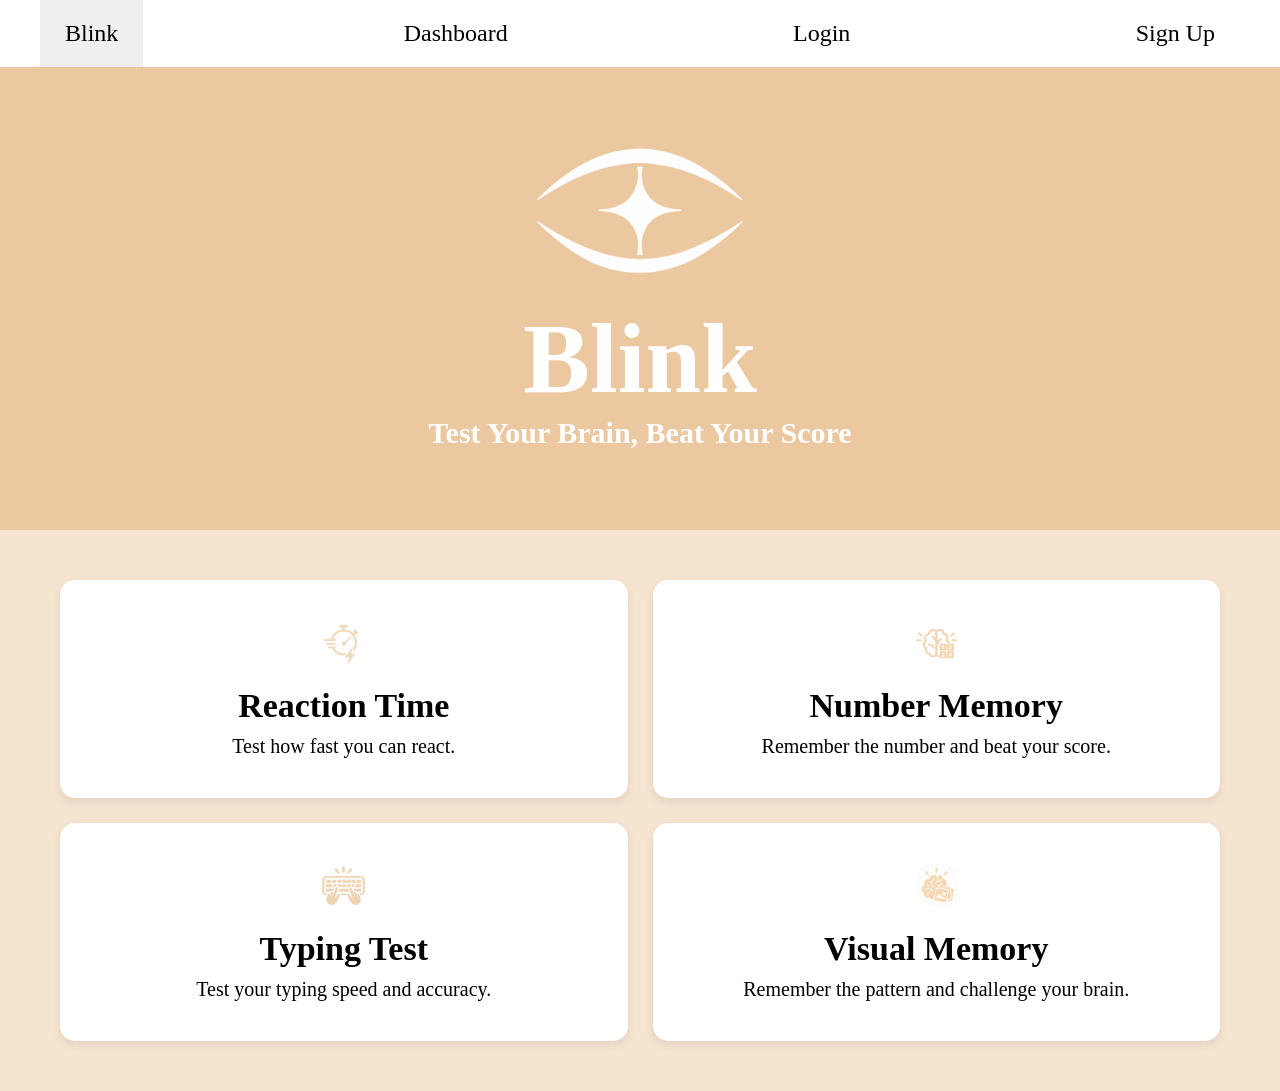
<file: index.html>
<!DOCTYPE html>
<html lang="en">
<head>
    <meta charset="UTF-8">
    <meta name="viewport" content="width=device-width, initial-scale=1.0">
    <title>Blink</title>
    <link rel="stylesheet" href="style.css">
</head>
<body>
    <nav>
        <a href="index.html" class="active">Blink</a>
        <a href="dashboard.html">Dashboard</a>
        <a href="login.html">Login</a>
        <a href="signup.html">Sign Up</a>
    </nav>
    <header>
        <img width="300px" src="image.png" alt="Blink logo">
    <h1>Blink</h1>
    <h2>Test Your Brain, Beat Your Score</h2>
    </header>
    <section class="games">
    <a href="reaction.html" class="game-card">
        <img src="reactiontest.png.png" alt="reactiontestlogo">
        <h3>Reaction Time</h3>
        <p>Test how fast you can react.</p>
    </a>
    <a href="numbermemory.html" class="game-card">
         <img src="numbermemory.png.png" alt="numbermemorylogo">
        <h3>Number Memory</h3>
        <p>Remember the number and beat your score.</p>
    </a>
    </div>
    <a href="typingtest.html" class="game-card">
         <img src="typingtest.png.png" alt="typingtestlogo">
        <h3>Typing Test</h3>
        <p>Test your typing speed and accuracy.</p>
    </a>
    <a href="visualmemory.html" class="game-card">
         <img src="visualmemory.png.png" alt="visualmemorylogo">
        <h3>Visual Memory</h3>
        <p>Remember the pattern and challenge your brain.</p>
    </a>
</section>
</body>
</html>
</file>
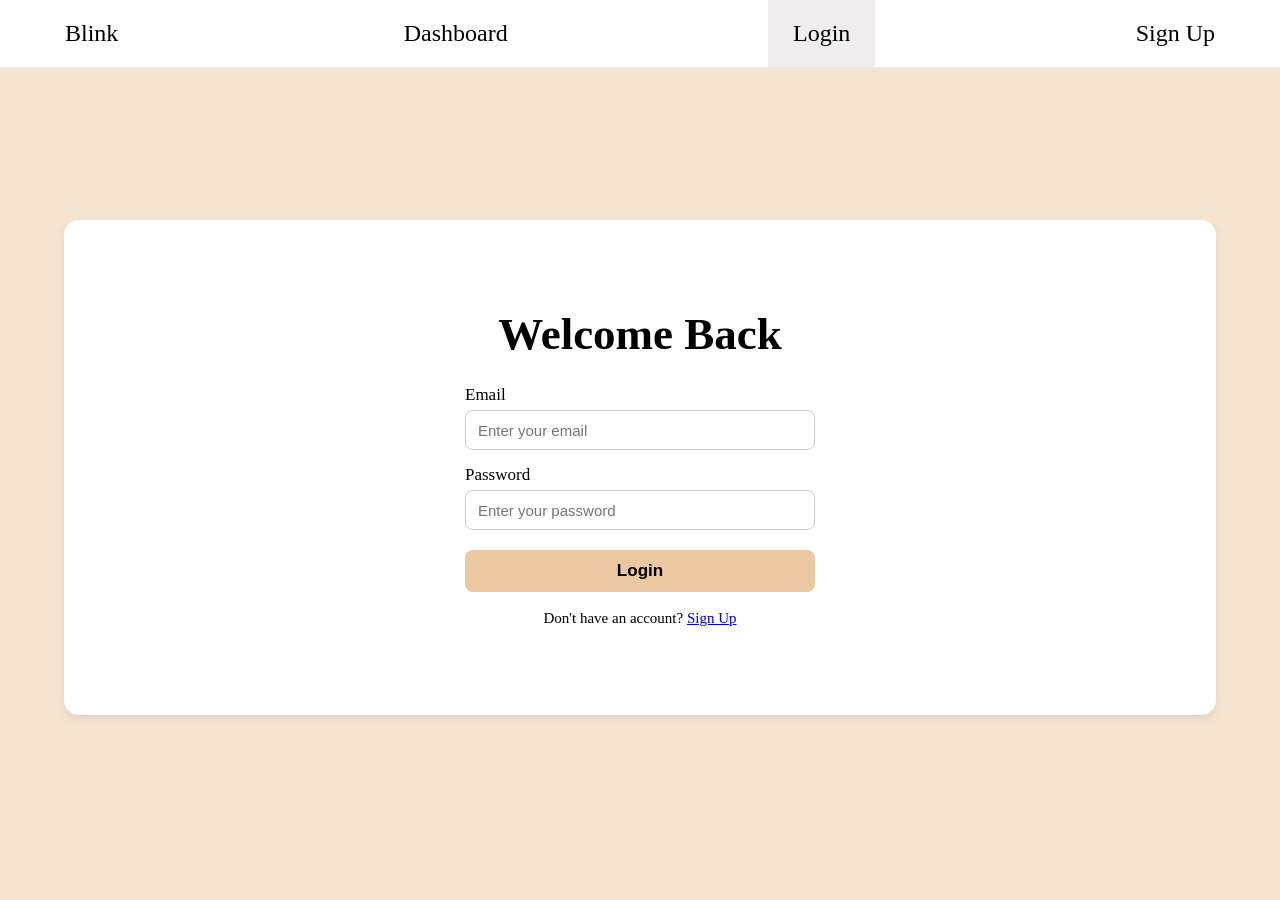
<file: login.html>
<!DOCTYPE html>
<html lang="en">
<head>
    <meta charset="UTF-8">
    <meta name="viewport" content="width=device-width, initial-scale=1.0">
    <title>Login - Blink</title>
    <link rel="stylesheet" href="style.css">
</head>
<body>
    <nav>
        <a href="index.html">Blink</a>
        <a href="dashboard.html">Dashboard</a>
        <a href="login.html" class="active">Login</a>
        <a href="signup.html">Sign Up</a>
    </nav>
    <div id="loginBox">

        <h1>Welcome Back</h1>

        <form id="loginForm">

            <label for="loginEmail">Email</label>
            <input
                type="email"
                id="loginEmail"
                placeholder="Enter your email"
            >

            <label for="loginPassword">Password</label>
            <input
                type="password"
                id="loginPassword"
                placeholder="Enter your password"
            >

            <button type="submit">Login</button>

        </form>

        <p id="loginMessage"></p>

        <p id="signupLink">
            Don't have an account?
            <a href="signup.html">Sign Up</a>
        </p>

    </div>

    <script src="script.js"></script>

</body>
</html>
</file>
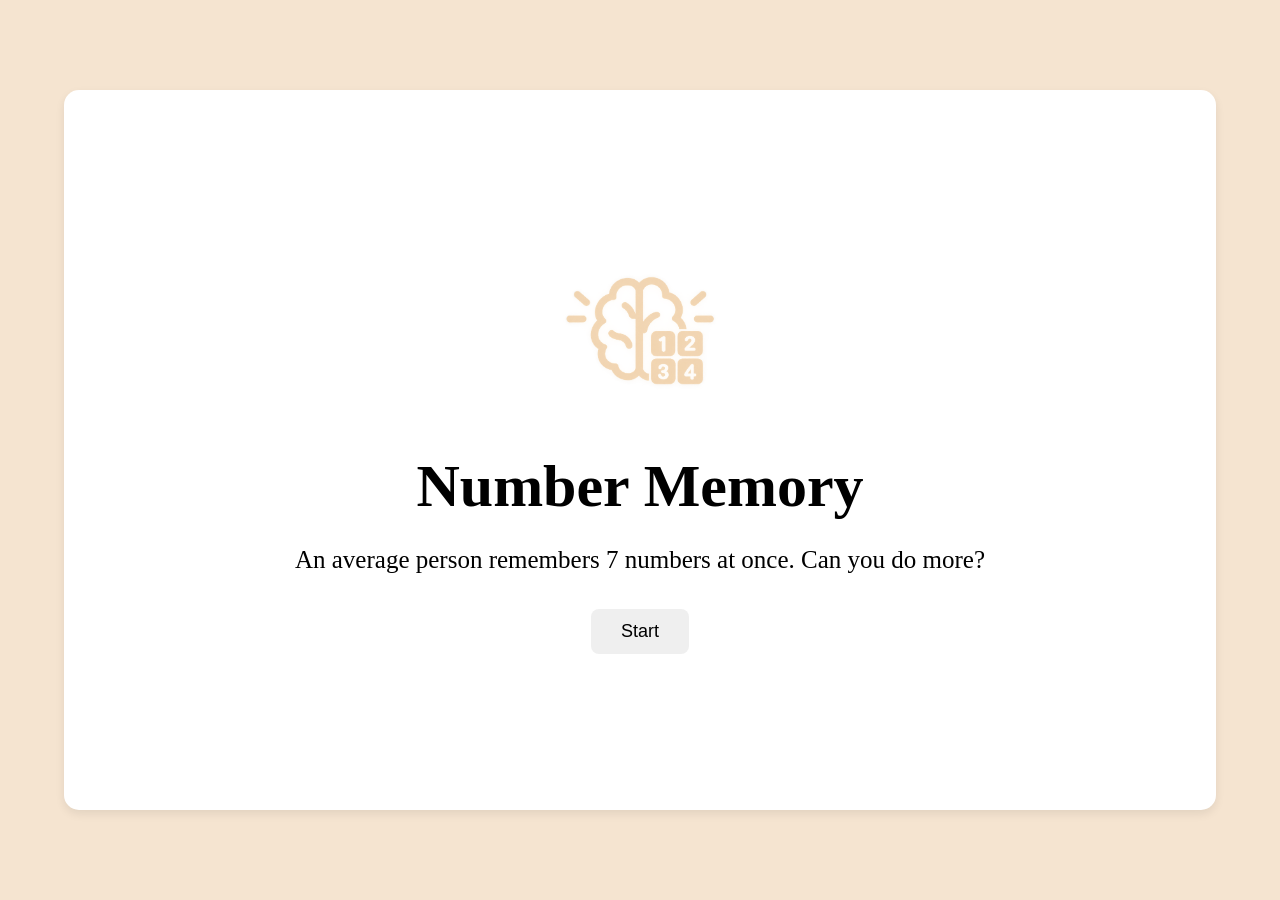
<file: numbermemory.html>
<!DOCTYPE html>
<html lang="en">
<head>
    <meta charset="UTF-8">
    <meta name="viewport" content="width=device-width, initial-scale=1.0">
    <title>Number Memory</title>
    <link rel="stylesheet" href="style.css">
</head>
<body>
    <div id="numberGameArea">
        <img id="numberMemoryLogo" src="numbermemory.png.png" alt="Number Memory">
        <h1 id="numberGameTitle">Number Memory</h1>
        <p id="numberInstruction">
            An average person remembers 7 numbers at once. Can you do more?
        </p>
        <button id="startButton">Start</button>
        <p id="level"></p>
        <div id="numberDisplay"></div>
        <div id="timerLine"></div>
        <p id="question"></p>
        <input id="numberInput" type="text">
        <p id="result"></p>
        <button id="tryAgainButton">Try Again</button>
    </div>
    <script src="script.js"></script>
</body>
</html>
</file>
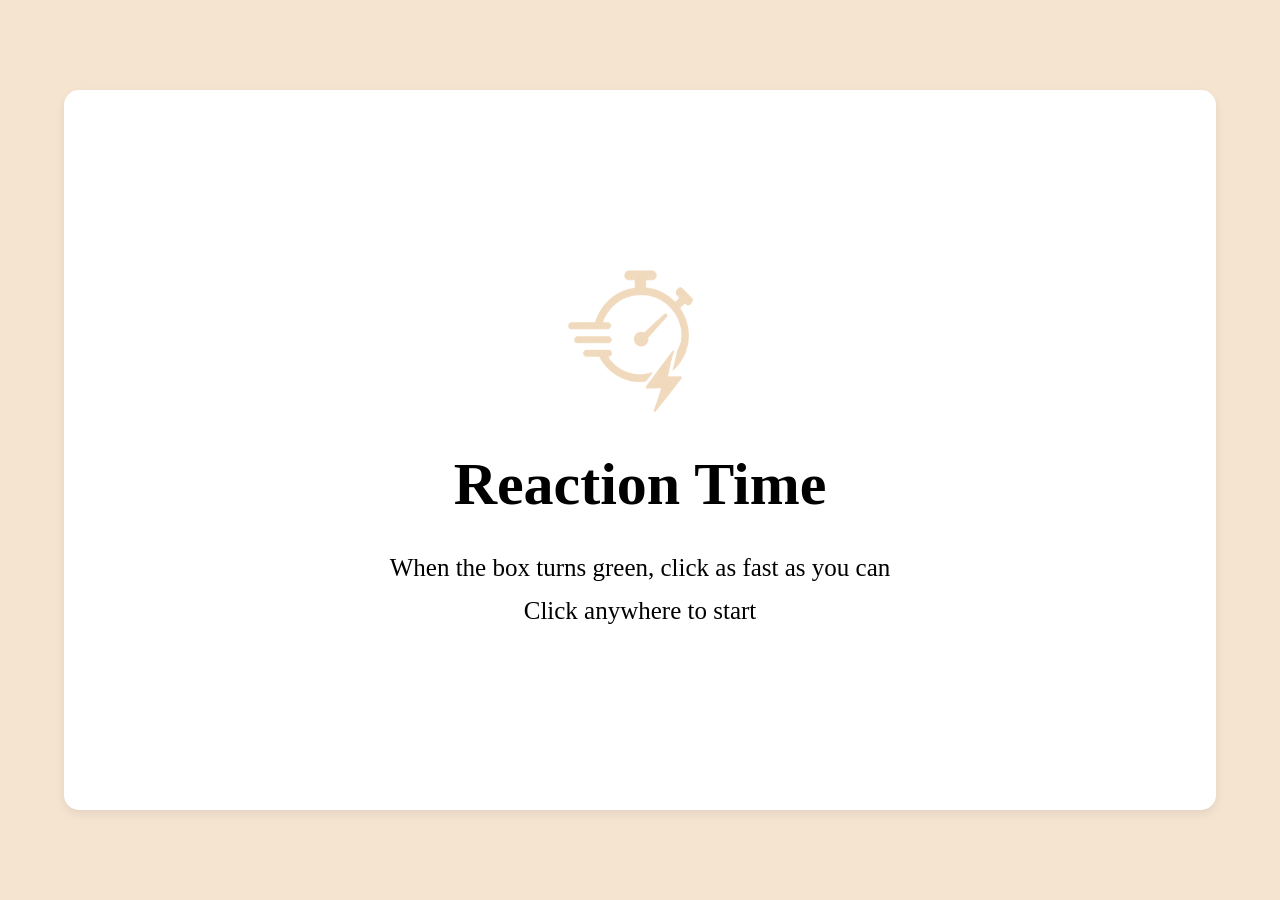
<file: reaction.html>
<!DOCTYPE html>
<html lang="en">
<head>
    <meta charset="UTF-8">
    <meta name="viewport" content="width=device-width, initial-scale=1.0">
    <title>Reaction Time</title>
    <link rel="stylesheet" href="style.css">
</head>
<body>
    <div id="gameArea">
        <img id="reactionLogo" src="reactiontest.png.png" alt="Reaction Time">
        <h1 id="gameTitle">Reaction Time</h1>
        <p id="instruction">
            When the box turns green, click as fast as you can
        </p>
        <p id="message">
            Click anywhere to start
        </p>
    </div>
    <script src="script.js"></script>
</body>
</html>
</file>
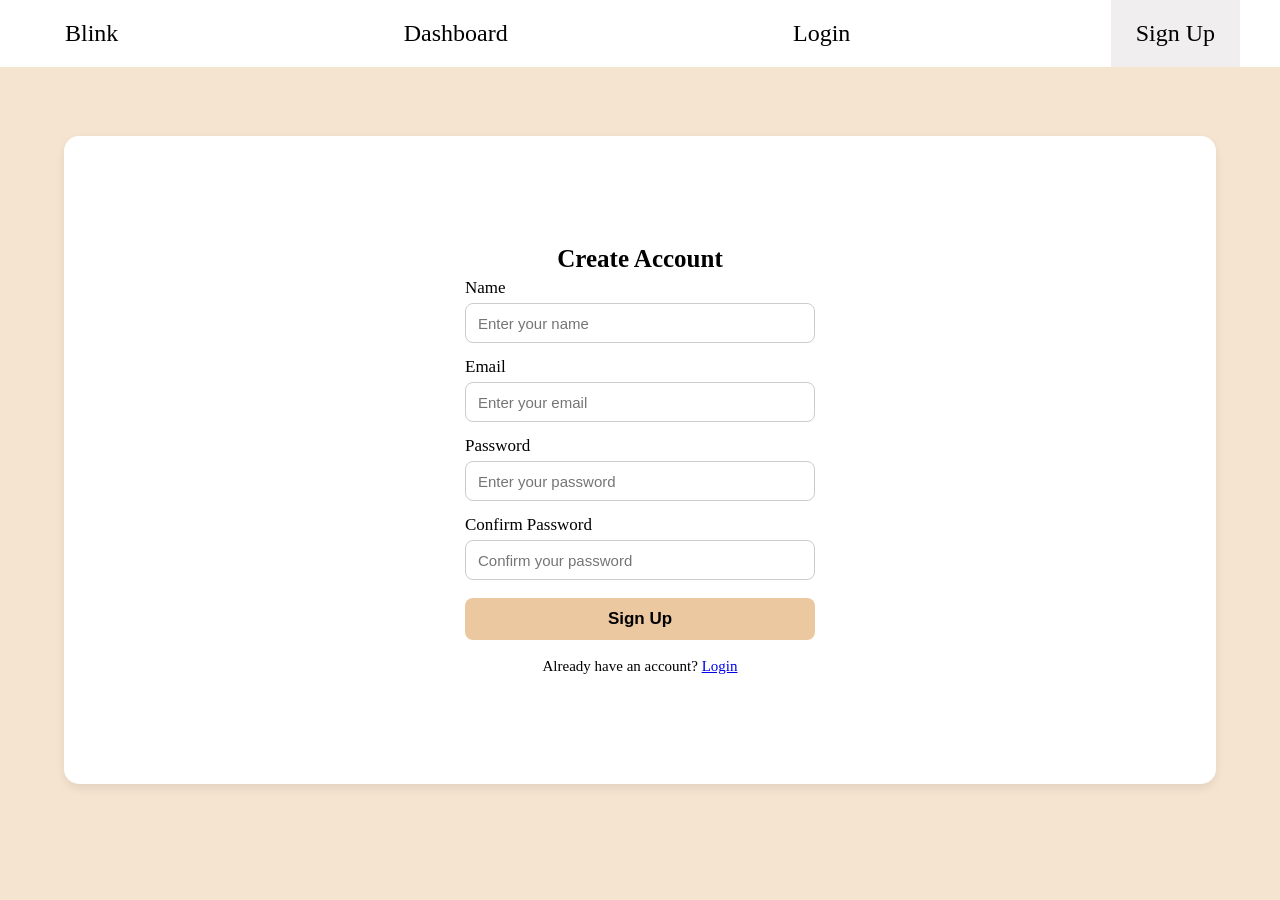
<file: signup.html>
<!DOCTYPE html>
<html lang="en">
<head>
    <meta charset="UTF-8">
    <meta name="viewport" content="width=device-width, initial-scale=1.0">
    <title>Sign Up - Blink</title>
    <link rel="stylesheet" href="style.css">
</head>
<body>
    <nav>
        <a href="index.html">Blink</a>
        <a href="dashboard.html">Dashboard</a>
        <a href="login.html">Login</a>
        <a href="signup.html" class="active">Sign Up</a>
    </nav>
    <div id="signupBox">
        <h1>Create Account</h1>
        <form id="signupForm">
            <label for="signupName">Name</label>
            <input
                type="text" id="signupName" placeholder="Enter your name">
            <label for="signupEmail">Email</label>
            <input type="email" id="signupEmail" placeholder="Enter your email">
            <label for="signupPassword">Password</label>
            <input type="password" id="signupPassword" placeholder="Enter your password">
            <label for="signupConfirmPassword">Confirm Password</label>
            <input type="password" id="signupConfirmPassword" placeholder="Confirm your password">
            <button type="submit">Sign Up</button>
        </form>
        <p id="signupMessage"></p>
        <p id="loginLink">
            Already have an account?
            <a href="login.html">Login</a>
        </p>
    </div>
    <script src="script.js"></script>
</body>
</html>
</file>
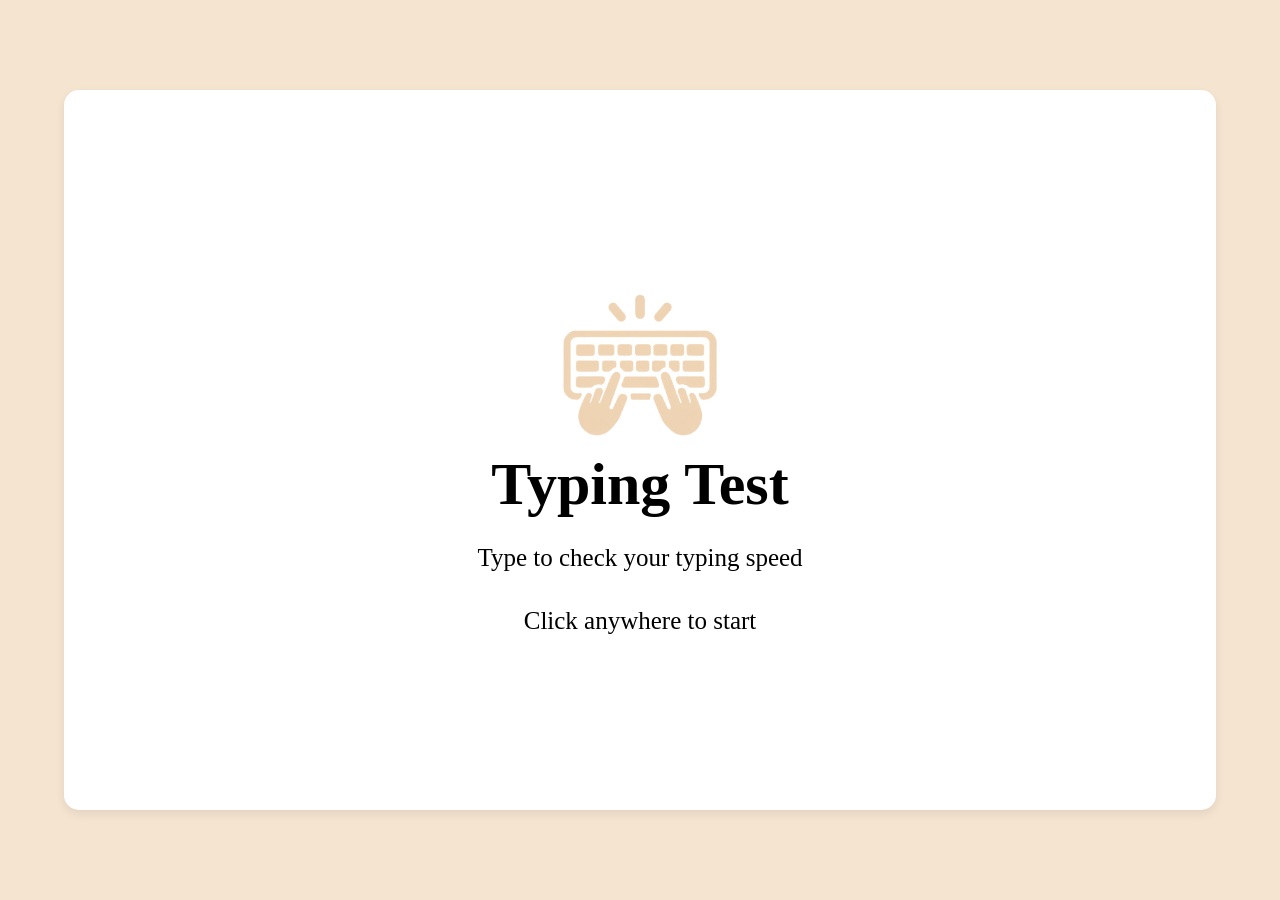
<file: typingtest.html>
<!doctype html>
<html lang="en">
  <head>
    <meta charset="UTF-8" />
    <meta name="viewport" content="width=device-width, initial-scale=1.0" />
    <title>Typing Test</title>
    <link rel="stylesheet" href="style.css" />
  </head>
  <body>
    <div id="typingGameArea">
      <img id="typingLogo" src="typingtest.png.png" alt="Typing Test" />
      <h1 id="typingGameTitle">Typing Test</h1>
      <p id="typingInstruction">Type to check your typing speed</p>
      <p id="typingMessage">Click anywhere to start</p>
      <p id="typingTimer">Time: 0.0 s</p>
      <div id="typingText"></div>
      <div id="typingResult">
        <h2>Test Complete!</h2>
        <p id="typingWpm"></p>
        <p id="typingAccuracy"></p>
        <p id="typingTime"></p>
        <p id="typingRestart">Click anywhere to try again</p>
      </div>
    </div>
    <script src="script.js"></script>
  </body>
</html>
</file>
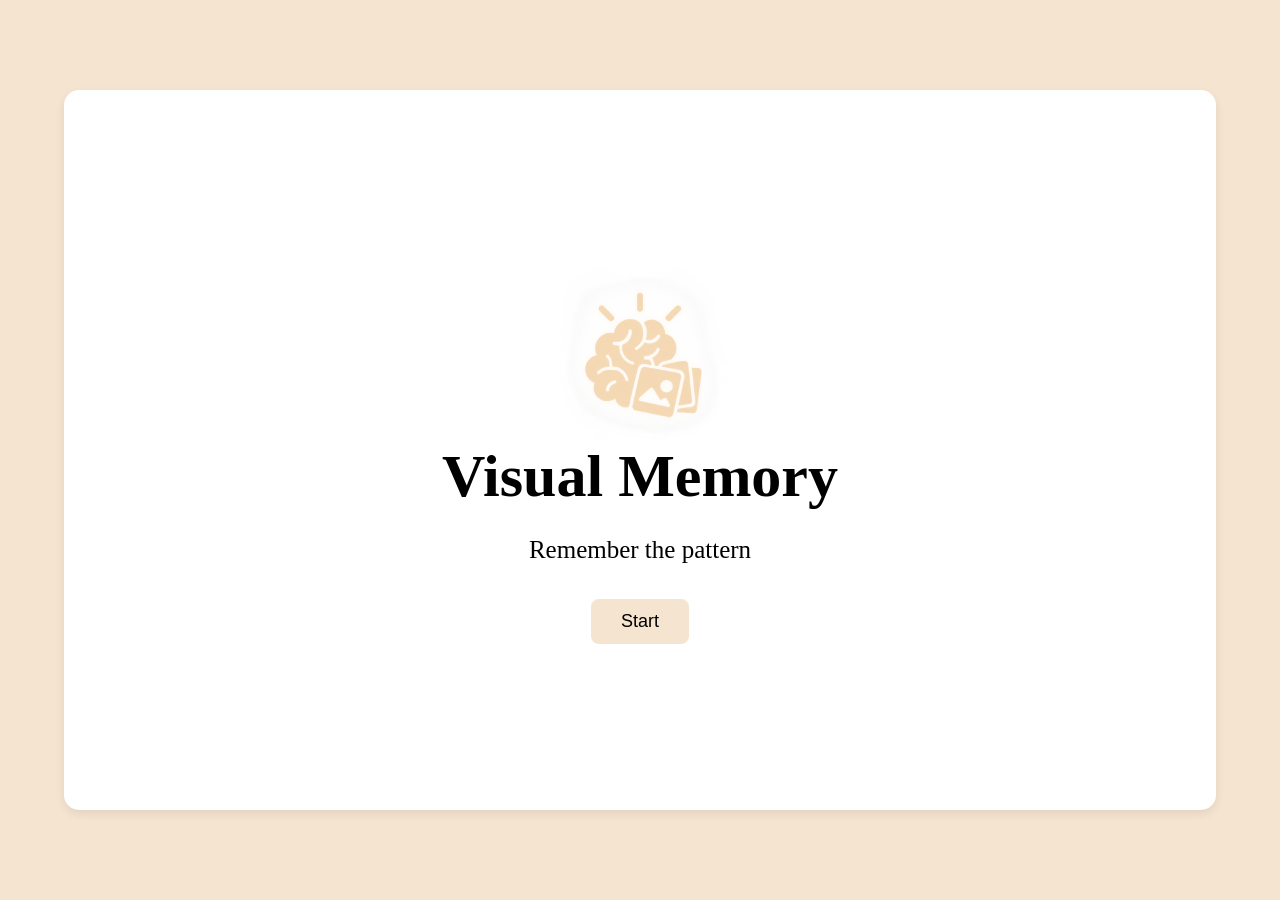
<file: visualmemory.html>
<!doctype html>
<html lang="en">
  <head>
    <meta charset="UTF-8" />
    <meta name="viewport" content="width=device-width, initial-scale=1.0" />
    <title>Visual Memory</title>
    <link rel="stylesheet" href="style.css" />
  </head>
  <body>
    <div id="visualMemoryGameArea">
      <!-- INTRO SCREEN -->
      <div id="visualMemoryIntro">
        <img id="visualMemoryLogo" src="visualmemory.png.png" alt="Visual Memory"/>
        <h1 id="visualMemoryTitle">Visual Memory</h1>
        <p id="visualMemoryInstruction">Remember the pattern</p>
        <button id="visualMemoryStartButton">Start</button>
      </div>
      <!-- GAME SCREEN -->
      <div id="visualMemoryGame">
        <h2 id="visualMemoryLevel">Level: 1</h2>
        <div id="memoryGrid">
          <div class="memoryBox"></div>
          <div class="memoryBox"></div>
          <div class="memoryBox"></div>
          <div class="memoryBox"></div>
          <div class="memoryBox"></div>
          <div class="memoryBox"></div>
          <div class="memoryBox"></div>
          <div class="memoryBox"></div>
          <div class="memoryBox"></div>
        </div>
      </div>
      <!-- RESULT SCREEN -->
      <div id="visualMemoryResult">
        <h2>Game Over!</h2>
        <p id="visualMemoryScore"></p>
        <button id="visualMemoryTryAgain">Try Again</button>
      </div>
    </div>
    <script src="script.js"></script>
  </body>
</html>
</file>
<file: style.css>
* {
    margin: 0;
    padding: 0;
    box-sizing: border-box;
}
header {
    background-color: rgb(235, 200, 160);
    color: white;
    text-align: center;
    padding: 80px 20px;
}
header img{
    margin-top: -40px;
}
h1{
    font-size: 100px;
    margin-top: -10px;
}
h2{
    font-size: 30px;
}
nav{
    position:sticky;
    top:0;
    display: flex;
    align-items: center;
    justify-content: space-between;
    width: 100%;
    z-index: 1000;
    padding: 0px 40px;
    background-color: white;
}
nav > a{
    color: black;
    font-size:24px;
    padding: 20px 25px;
    text-decoration: none;
}
nav a:hover {
    background-color: #f0eeee;
}
nav a.active {
    background-color:#f0eeee;
}
.games {
    display: grid;
    grid-template-columns: 1fr 1fr;
    gap: 25px;
    padding: 50px 60px;
    background-color:rgb(245, 228, 208);
}
.game-card {
    background-color: white;
    padding: 35px;
    border-radius: 15px;
    min-height: 180px;
    box-shadow: 0 4px 10px rgba(0, 0, 0, 0.08);
    display: flex;
    flex-direction: column;
    justify-content: center;
    align-items: center;
    text-align: center;
    transition: transform 0.2s, box-shadow 0.2s;
    text-decoration: none;
    color:black;
}
.game-card:hover {
    transform: translateY(-8px);
    box-shadow: 0 10px 20px rgba(0, 0, 0, 0.15);
}
.game-card img {
    width: 55px;
    height: 55px;
    object-fit: contain;
    margin-bottom: 12px;
}
.game-card h3 {
    font-size: 34px;
    margin: 5px 0;
}
.game-card p {
    font-size: 20px;
    margin: 5px 0;
}
body{
     margin: 0;
    background-color: rgb(245, 228, 208);
}
#gameArea {
    width: 90%;
    height: 80vh;
    margin: 10vh auto;
    display: flex;
    flex-direction: column;
    justify-content: center;
    align-items: center;
    text-align: center;
    background-color: white;
    border-radius: 15px;
    box-shadow: 0 4px 10px rgba(0, 0, 0, 0.08);
    gap: 15px;
}
#gameArea img {
    width: 200px;
    height: 200px;
    object-fit: contain;
    transform: translateY(-30px);
}
#gameArea h1 {
    font-size: 60px;
    margin: 0;
    transform: translateY(-30px);
}
#gameArea p {
    font-size: 25px;
    margin: 0;
    transform: translateY(-10px);
}
#message {
}
#numberGameArea {
    width: 90%;
    height: 80vh;
    margin: 10vh auto;
    display: flex;
    flex-direction: column;
    justify-content: center;
    align-items: center;
    text-align: center;
    background-color: white;
    border-radius: 15px;
    box-shadow: 0 4px 10px rgba(0, 0, 0, 0.08);
    gap: 15px;
}
#numberGameArea img {
    width: 200px;
    height: 280px;
    object-fit: contain;
}
#numberGameTitle {
    font-size: 60px;
    margin: 0;
     transform: translateY(-30px);
}
#numberInstruction {
    font-size: 25px;
    margin: 0;
     transform: translateY(-20px);
}
#startButton,
#tryAgainButton {
    padding: 12px 30px;
    font-size: 18px;
    border: none;
    border-radius: 8px;
    cursor: pointer;
}
#numberDisplay {
    font-size: 48px;
    font-weight: bold;
    letter-spacing: 5px;
}
#timerLine {
    display: none;
    width: 300px;
    height: 5px;
    background-color: black;
}
#question {
    font-size: 22px;
    font-weight: bold;
}
#numberInput {
    display: none;
    width: 250px;
    padding: 12px;
    font-size: 20px;
    text-align: center;
}
#result {
    font-size: 18px;
    line-height: 1.8;
}
#tryAgainButton {
    display: none;
}
#typingGameArea {
    width: 90%;
    height: 80vh;
    margin: 10vh auto;
    display: flex;
    flex-direction: column;
    justify-content: center;
    align-items: center;
    text-align: center;
    background-color: white;
    border-radius: 15px;
    box-shadow: 0 4px 10px rgba(0, 0, 0, 0.08);
    gap: 15px;
}
#typingLogo {
    width: 200px;
    height: 200px;
    object-fit: contain;
}
#typingGameTitle {
    font-size: 60px;
    margin: 0;
    transform: translateY(-30px);
}
#typingInstruction {
    font-size: 25px;
    margin: 0;
    transform: translateY(-20px);
}
#typingMessage {
    font-size: 25px;
    margin: 0;
}
#typingTimer {
    display: none;
    font-size: 22px;
    font-weight: bold;
    margin: 0;
}
#typingText {
    display: none;
    width: 85%;
    font-size: 22px;
    line-height: 1.8;
    text-align: left;
}
#typingText span {
    padding: 2px 1px;
}
.typing-correct {
    background-color: #b7f7b7;
}
.typing-wrong {
    background-color: #ffb3b3;
}
.typing-current {
    border-left: 2px solid black;
}
#typingResult {
    display: none;
}
#typingResult h2 {
    font-size: 40px;
    margin-bottom: 20px;
}
#typingResult p {
    font-size: 25px;
    margin: 10px 0;
}
#visualMemoryGameArea {
    width: 90%;
    height: 80vh;
    margin: 10vh auto;
    display: flex;
    flex-direction: column;
    justify-content: center;
    align-items: center;
    text-align: center;
    background-color: white;
    border-radius: 15px;
    box-shadow: 0 4px 10px rgba(0, 0, 0, 0.08);
}
#visualMemoryIntro {
    display: flex;
    flex-direction: column;
    justify-content: center;
    align-items: center;
    gap: 15px;
}
#visualMemoryLogo {
    width: 200px;
    height: 200px;
    object-fit: contain;
}
#visualMemoryTitle {
    font-size: 60px;
    margin: 0;
    transform: translateY(-30px);
}
#visualMemoryInstruction {
    font-size: 25px;
    margin: 0;
    transform: translateY(-20px);
}
#visualMemoryStartButton {
    padding: 12px 30px;
    font-size: 18px;
    border: none;
    border-radius: 8px;
    cursor: pointer;
    background-color: rgb(245, 228, 208);
}
#visualMemoryGame {
    display: none;
    flex-direction: column;
    justify-content: center;
    align-items: center;
    width: 100%;
    height: 100%;
}
#visualMemoryLevel {
    font-size: 35px;
    margin: 0 0 30px 0;
}
#memoryGrid {
    display: grid;
    grid-template-columns:
        repeat(3, 110px);
    grid-template-rows:
        repeat(3, 110px);
    gap: 15px;
}
.memoryBox {
    width: 110px;
    height: 110px;
    background-color: #eeeeee;
    border-radius: 10px;
    cursor: pointer;
    transition:
        background-color 0.1s;
}
.memoryBox.memory-highlight {
    background-color:
        rgb(245, 228, 208);
}
#visualMemoryResult {
    display: none;
    flex-direction: column;
    justify-content: center;
    align-items: center;
    gap: 15px;
}
#visualMemoryResult h2 {
    font-size: 50px;
    margin: 0;
}
#visualMemoryScore {
    font-size: 25px;
    margin: 0;
}
#visualMemoryTryAgain {
    padding: 12px 30px;
    font-size: 18px;
    border: none;
    border-radius: 8px;
    cursor: pointer;
    background-color:
        rgb(245, 228, 208);
}
/* SIGN UP PAGE */

#signupBox {
    width: 90%;
    height: 72vh;
    margin: 6vh auto;

    position: relative;
    top: 15px;

    display: flex;
    flex-direction: column;
    justify-content: center;
    align-items: center;

    text-align: center;

    background-color: white;
    border-radius: 15px;
    box-shadow: 0 4px 10px rgba(0, 0, 0, 0.08);

    box-sizing: border-box;
}
/* HEADING */

#signupBox h1 {
    font-size: 25px;
    margin: 0 0 5px 0;
}

/* SUBTITLE */

#signupSubtitle {
    font-size: 18px;
    margin: 0 0 25px 0;
}

/* FORM */

#signupForm {
    width: 350px;

    display: flex;
    flex-direction: column;
}

/* LABELS */

#signupForm label {
    text-align: left;
    font-size: 17px;
    margin-bottom: 5px;
}

/* INPUTS */

#signupForm input {
    width: 100%;
    height: 40px;

    box-sizing: border-box;

    padding: 8px 12px;
    margin-bottom: 14px;

    border: 1px solid #ccc;
    border-radius: 8px;

    font-size: 15px;
}

/* INPUT WHEN CLICKED */

#signupForm input:focus {
    outline: none;
    border: 2px solid rgb(235, 200, 160);
}

/* SIGN UP BUTTON */

#signupForm button {
    width: 100%;
    height: 42px;

    margin-top: 4px;

    border: none;
    border-radius: 8px;

    background-color: rgb(235, 200, 160);

    font-size: 17px;
    font-weight: bold;

    cursor: pointer;
}

#signupForm button:hover {
    transform: translateY(-2px);
}

/* MESSAGE */

#signupMessage {
    margin: 10px 0 0 0;
    font-size: 15px;
}

/* LOGIN LINK */

#loginLink {
    margin: 8px 0 0 0;
    font-size: 15px;
}
/* LOGIN PAGE */

#loginBox {
    width: 90%;
    height: 55vh;
    margin: 17vh auto;

    display: flex;
    flex-direction: column;
    justify-content: center;
    align-items: center;

    text-align: center;

    background-color: white;
    border-radius: 15px;
    box-shadow: 0 4px 10px rgba(0, 0, 0, 0.08);

    box-sizing: border-box;
}

#loginBox h1 {
    font-size: 45px;
    margin: 0 0 25px 0;
}

#loginForm {
    width: 350px;

    display: flex;
    flex-direction: column;
}

#loginForm label {
    text-align: left;
    font-size: 17px;
    margin-bottom: 5px;
}

#loginForm input {
    width: 100%;
    height: 40px;

    box-sizing: border-box;

    padding: 8px 12px;
    margin-bottom: 15px;

    border: 1px solid #ccc;
    border-radius: 8px;

    font-size: 15px;
}

#loginForm input:focus {
    outline: none;
    border: 2px solid rgb(235, 200, 160);
}

#loginForm button {
    width: 100%;
    height: 42px;

    margin-top: 5px;

    border: none;
    border-radius: 8px;

    background-color: rgb(235, 200, 160);

    font-size: 17px;
    font-weight: bold;

    cursor: pointer;
}

#loginForm button:hover {
    transform: translateY(-2px);
}

#loginMessage {
    margin: 10px 0 0 0;
    font-size: 15px;
}

#signupLink {
    margin: 8px 0 0 0;
    font-size: 15px;
}
</file>
